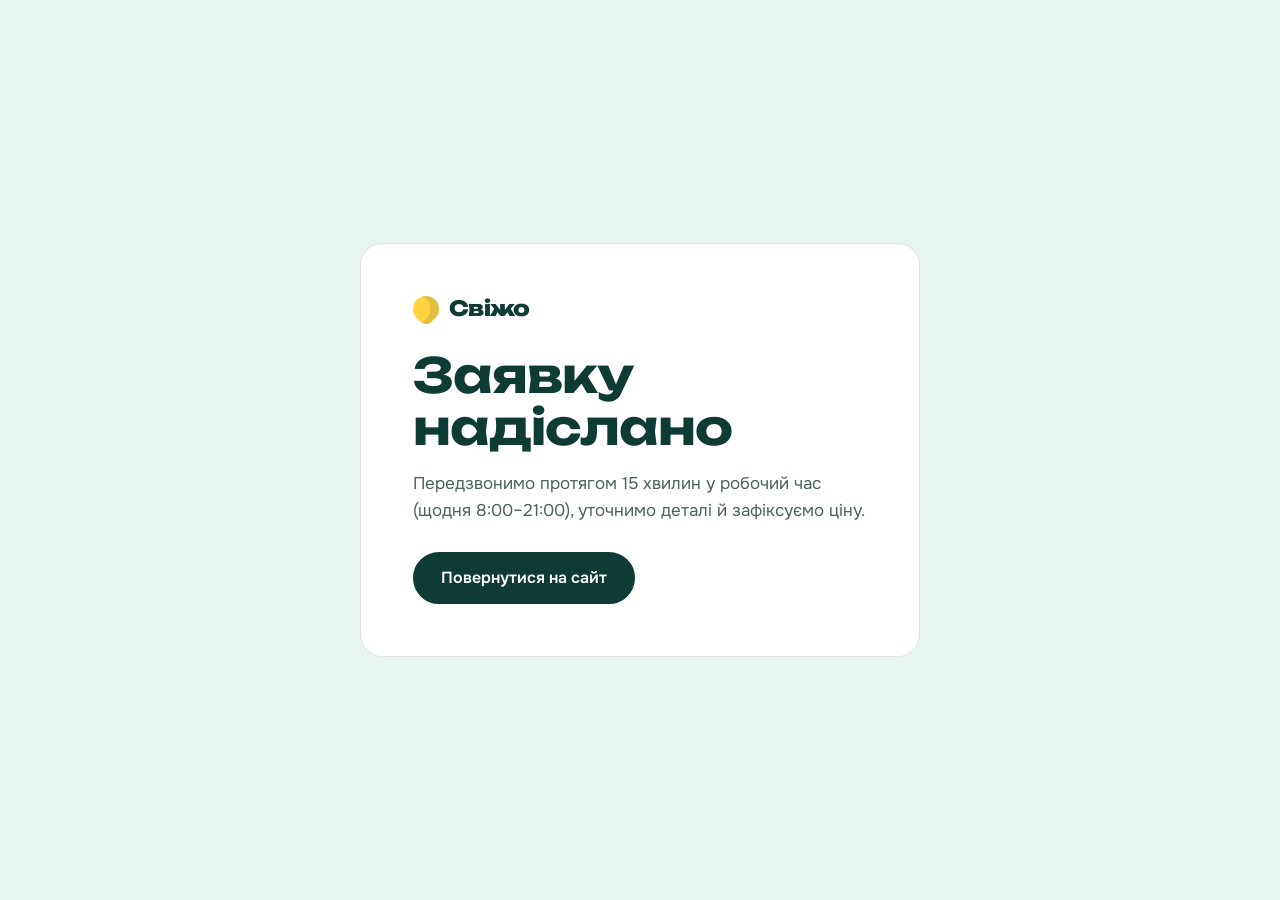
<file: thanks.html>
<!doctype html>
<html lang="uk">
<head>
  <meta charset="utf-8">
  <meta name="viewport" content="width=device-width, initial-scale=1">
  <title>Заявку надіслано — Свіжо</title>
  <meta name="robots" content="noindex">
  <link rel="icon" href="favicon.svg" type="image/svg+xml">
  <link rel="preconnect" href="https://fonts.googleapis.com">
  <link rel="preconnect" href="https://fonts.gstatic.com" crossorigin>
  <link href="https://fonts.googleapis.com/css2?family=JetBrains+Mono:wght@500&family=Onest:wght@400;600&family=Unbounded:wght@800&display=swap" rel="stylesheet">
  <link rel="stylesheet" href="styles.css">
</head>
<body>
  <main class="plain">
    <div class="plain__card">
      <a class="logo" href="/"><span class="logo__mark" aria-hidden="true"></span>Свіжо</a>
      <h1>Заявку надіслано</h1>
      <p>Передзвонимо протягом 15 хвилин у робочий час (щодня 8:00–21:00), уточнимо деталі й зафіксуємо ціну.</p>
      <a class="btn" href="/">Повернутися на сайт</a>
    </div>
  </main>
</body>
</html>
</file>
<file: styles.css>
/* ==========================================================
   Свіжо — стилі сайту
   Кольори й шрифти задані змінними нижче: змінюйте тут,
   і вони оновляться на всьому сайті.
   ========================================================== */
:root {
  --pine: #0F3B35;      /* основний темний (евкаліпт) */
  --pine-2: #174B43;
  --mint: #CFE8DF;      /* світлий м'ятний */
  --mint-2: #E7F4EF;
  --glove: #FFD23F;     /* акцент: жовта гумова рукавичка */
  --paper: #F7FAF8;     /* фон сторінки */
  --ink: #0B1F1C;       /* текст */
  --muted: #4C625D;
  --line: rgba(15, 59, 53, .14);

  --display: "Unbounded", "Arial Black", sans-serif;
  --body: "Onest", system-ui, -apple-system, "Segoe UI", sans-serif;
  --mono: "JetBrains Mono", ui-monospace, Menlo, monospace;

  --radius: 22px;
  --radius-s: 12px;
  --wrap: 1180px;
}

*, *::before, *::after { box-sizing: border-box; }
html { scroll-behavior: smooth; scroll-padding-top: 84px; -webkit-text-size-adjust: 100%; }
body {
  margin: 0;
  background: var(--paper);
  color: var(--ink);
  font: 400 17px/1.6 var(--body);
  -webkit-font-smoothing: antialiased;
}
img { max-width: 100%; display: block; }
a { color: inherit; }
h1, h2, h3 { font-family: var(--display); line-height: 1.08; margin: 0; letter-spacing: -.02em; }
h2 { font-size: clamp(28px, 4.2vw, 46px); font-weight: 700; max-width: 18ch; }
h3 { font-size: 20px; font-weight: 700; }
p { margin: 0; }

:focus-visible { outline: 3px solid var(--glove); outline-offset: 3px; border-radius: 6px; }
.section--pine :focus-visible { outline-color: var(--glove); }

.wrap { width: min(var(--wrap), 100% - 32px); margin-inline: auto; }
.wrap--narrow { width: min(820px, 100% - 32px); }
.visually-hidden { position: absolute !important; width: 1px; height: 1px; overflow: hidden; clip: rect(0 0 0 0); white-space: nowrap; }
.skip { position: absolute; left: 16px; top: -60px; z-index: 100; background: var(--glove); color: var(--ink); padding: 10px 16px; border-radius: 10px; font-weight: 600; }
.skip:focus { top: 12px; }

.eyebrow {
  font: 500 13px/1 var(--mono);
  letter-spacing: .08em;
  text-transform: uppercase;
  color: var(--muted);
  margin-bottom: 18px;
}

/* ---------- Кнопки ---------- */
.btn {
  display: inline-flex; align-items: center; justify-content: center; gap: 10px;
  min-height: 52px; padding: 0 26px;
  border-radius: 999px; border: 2px solid var(--pine);
  background: var(--pine); color: #fff;
  font: 600 16px/1 var(--body); text-decoration: none; cursor: pointer;
  transition: transform .15s ease, background-color .15s ease, color .15s ease;
}
.btn:hover { transform: translateY(-2px); background: var(--pine-2); }
.btn:active { transform: translateY(0); }
.btn--ghost { background: transparent; color: var(--pine); }
.btn--ghost:hover { background: rgba(255,255,255,.6); }
.btn--small { min-height: 42px; padding: 0 18px; font-size: 15px; }
.btn--glove { background: var(--glove); border-color: var(--glove); color: var(--ink); }
.btn--glove:hover { background: #FFDC66; }
.btn--block { width: 100%; }

/* ---------- Шапка ---------- */
.topbar {
  position: sticky; top: 0; z-index: 50;
  background: rgba(247, 250, 248, .86);
  backdrop-filter: saturate(1.4) blur(12px);
  -webkit-backdrop-filter: saturate(1.4) blur(12px);
  border-bottom: 1px solid var(--line);
}
.topbar__inner { display: flex; align-items: center; gap: 24px; height: 68px; }
.logo { display: inline-flex; align-items: center; gap: 10px; font: 800 21px/1 var(--display); text-decoration: none; color: var(--pine); letter-spacing: -.03em; }
.logo--light { color: #fff; }
.logo__mark {
  width: 26px; height: 26px; border-radius: 50% 50% 50% 8px;
  background: var(--glove); box-shadow: inset -6px -6px 0 rgba(15,59,53,.12);
  transform: rotate(-45deg);
}
.nav { display: flex; gap: 26px; margin-left: auto; }
.nav a { text-decoration: none; font-weight: 500; color: var(--muted); font-size: 15px; }
.nav a:hover { color: var(--pine); }

/* ---------- Hero з «пилом» ---------- */
.hero { padding: 20px 0 32px; }
.hero__card {
  position: relative; isolation: isolate; overflow: hidden;
  border-radius: calc(var(--radius) + 8px);
  min-height: clamp(520px, 74vh, 700px);
  display: flex; align-items: flex-end;
  background: var(--mint);
}
/* Чиста плитка під пилом */
.hero__tiles {
  position: absolute; inset: 0; z-index: -2;
  --tile: 88px;
  background-color: var(--mint-2);
  background-image:
    linear-gradient(to right, rgba(255,255,255,.95) 3px, transparent 3px),
    linear-gradient(to bottom, rgba(255,255,255,.95) 3px, transparent 3px),
    radial-gradient(circle at 30% 25%, rgba(255,255,255,.9) 0 10%, transparent 40%);
  background-size: var(--tile) var(--tile), var(--tile) var(--tile), var(--tile) var(--tile);
}
.hero__tiles::after {
  /* відблиски на чистій плитці */
  content: ""; position: absolute; inset: 0;
  background:
    radial-gradient(closest-side, var(--glove), transparent) 82% 22% / 280px 280px no-repeat,
    linear-gradient(115deg, transparent 40%, rgba(255,255,255,.55) 48%, transparent 56%);
  opacity: .9;
}
.hero__dust {
  position: absolute; inset: 0; z-index: -1;
  width: 100%; height: 100%;
  cursor: grab;
  touch-action: pan-y;
  transition: opacity .9s ease;
}
.hero__dust.is-clean { opacity: 0; pointer-events: none; }
.hero__dust:active { cursor: grabbing; }

.hero__content {
  position: relative; padding: clamp(28px, 5vw, 64px); max-width: 1140px;
  pointer-events: none; /* щоб можна було «протирати» під текстом */
}
.hero__content a { pointer-events: auto; }
.hero__content .eyebrow { color: var(--pine); }
.hero__title {
  font-size: clamp(42px, 7.4vw, 104px);
  font-weight: 800;
  letter-spacing: -.045em;
  line-height: .96;
  color: var(--pine);
}
.hero__title { max-width: 12ch; }
.hero__title-sub {
  display: block; margin-top: .3em;
  font-size: .4em; font-weight: 500; letter-spacing: -.02em; line-height: 1.1;
}
.hero__title-sub:empty { display: none; }
.hero__lead { margin-top: 22px; max-width: 46ch; font-size: clamp(17px, 1.6vw, 20px); color: var(--ink); }
.hero__actions { display: flex; flex-wrap: wrap; gap: 12px; margin-top: 30px; }

.hero__hint {
  position: absolute; top: 22px; right: 22px;
  display: inline-flex; align-items: center; gap: 10px;
  padding: 10px 16px 10px 12px; border-radius: 999px;
  background: rgba(255,255,255,.82); color: var(--pine);
  font: 500 13px/1 var(--mono);
  pointer-events: none;
  transition: background-color .3s ease;
}
.hero__hint.is-done { background: var(--glove); }
.hero__hint-icon {
  width: 18px; height: 18px; border-radius: 6px;
  background: var(--glove); border: 2px solid var(--pine);
  animation: wipe 1.6s ease-in-out infinite;
}
.hero__hint.is-done .hero__hint-icon { animation: none; background: #fff; }
@keyframes wipe { 0%, 100% { transform: translateX(-4px) rotate(-8deg); } 50% { transform: translateX(4px) rotate(8deg); } }

/* ---------- Секції ---------- */
.section { padding: clamp(72px, 10vw, 128px) 0; }
.section__head { margin-bottom: clamp(36px, 5vw, 56px); }
.section__sub { margin-top: 16px; max-width: 56ch; color: var(--muted); }
.section--mint { background: var(--mint-2); }
.section--pine { background: var(--pine); color: #EAF4F0; }
.section--pine .eyebrow { color: var(--mint); opacity: .8; }
.section--pine h2 { color: #fff; }

/* ---------- Послуги ---------- */
.services { display: grid; grid-template-columns: repeat(3, 1fr); gap: 18px; }
.service {
  display: flex; flex-direction: column; gap: 14px;
  padding: 30px; border-radius: var(--radius);
  background: #fff; border: 1px solid var(--line);
}
.service p { color: var(--muted); }
.service--accent { background: var(--mint); border-color: transparent; }
.service--accent p { color: var(--ink); }
.service__price { margin-top: auto !important; padding-top: 18px; font: 700 38px/1 var(--mono); color: var(--pine) !important; letter-spacing: -.03em; }
.service__price span, .service__price small { font: 500 14px/1 var(--body); color: var(--muted); letter-spacing: 0; }
.service__link {
  font-weight: 600; color: var(--pine); text-decoration: none;
  border-top: 1px solid var(--line); padding-top: 16px;
}
.service__link::after { content: " →"; }
.service__link:hover { text-decoration: underline; text-underline-offset: 4px; }

/* ---------- Чек-лист ---------- */
.table-scroll { overflow-x: auto; border-radius: var(--radius); background: #fff; border: 1px solid var(--line); }
.checklist { width: 100%; border-collapse: collapse; min-width: 640px; font-size: 16px; }
.checklist th, .checklist td { padding: 15px 22px; text-align: left; border-bottom: 1px solid var(--line); }
.checklist thead th { font: 500 13px/1.2 var(--mono); text-transform: uppercase; letter-spacing: .06em; color: var(--muted); background: #fff; position: sticky; top: 0; }
.checklist tbody th[scope="row"] { font-weight: 500; }
.checklist td { width: 17%; font-weight: 600; }
.checklist__group th { font: 700 15px/1 var(--display); color: var(--pine); background: var(--mint); padding-block: 13px; }
.checklist tr:last-child > * { border-bottom: 0; }
.yes { color: var(--pine); }
.yes::before { content: ""; display: inline-block; width: 10px; height: 10px; margin-right: 10px; border-radius: 50%; background: var(--pine); vertical-align: 1px; }
.no { color: #9DB0AA; }
.extra { color: #8A6A00; }
.extra::before { content: ""; display: inline-block; width: 10px; height: 10px; margin-right: 10px; border-radius: 50%; background: var(--glove); vertical-align: 1px; }

/* ---------- Кроки ---------- */
.steps { list-style: none; padding: 0; margin: 0; display: grid; grid-template-columns: repeat(4, 1fr); gap: 18px; counter-reset: step; }
.steps li { counter-increment: step; padding-top: 26px; border-top: 2px solid var(--pine); }
.steps li::before {
  content: counter(step); display: block; margin-bottom: 18px;
  font: 700 15px/1 var(--mono); color: var(--pine);
}
.steps p { margin-top: 10px; color: var(--muted); }

/* ---------- Калькулятор і форма ---------- */
.order { display: grid; grid-template-columns: 1.15fr .85fr; gap: clamp(24px, 4vw, 56px); align-items: start; }
.order__calc { display: grid; gap: 34px; }
.order__side { display: grid; gap: 18px; position: sticky; top: 92px; }
.field { border: 0; padding: 0; margin: 0; display: grid; gap: 10px; }
.field legend, .field > label { font-weight: 600; font-size: 15px; padding: 0; margin-bottom: 10px; }
.field small { font-weight: 400; opacity: .7; }

.segmented { display: grid; grid-template-columns: repeat(3, 1fr); gap: 6px; padding: 6px; border-radius: 16px; background: rgba(255,255,255,.07); }
.segmented label { position: relative; }
.segmented input { position: absolute; opacity: 0; inset: 0; }
.segmented span {
  display: grid; place-items: center; min-height: 52px; padding: 8px; text-align: center;
  border-radius: 11px; cursor: pointer; font-weight: 600; font-size: 15px; line-height: 1.2;
  transition: background-color .15s ease, color .15s ease;
}
.segmented input:checked + span { background: var(--glove); color: var(--ink); }
.segmented input:focus-visible + span { outline: 3px solid var(--glove); outline-offset: 2px; }
.segmented span:hover { background: rgba(255,255,255,.08); }
.segmented input:checked + span:hover { background: var(--glove); }

.area { display: grid; grid-template-columns: 1fr 110px; gap: 16px; align-items: center; }
input[type="range"] { width: 100%; accent-color: var(--glove); height: 28px; }

.order input[type="text"], .order input[type="tel"], .order input[type="date"],
.order input[type="number"], .order textarea {
  width: 100%; min-height: 50px; padding: 12px 14px;
  border-radius: var(--radius-s); border: 1.5px solid rgba(255,255,255,.18);
  background: rgba(255,255,255,.06); color: #fff;
  font: 500 16px/1.3 var(--body);
}
.order input[type="number"] { font-family: var(--mono); text-align: center; }
.order textarea { resize: vertical; min-height: 92px; }
.order input::placeholder, .order textarea::placeholder { color: rgba(234,244,240,.45); }
.order input:focus, .order textarea:focus { border-color: var(--glove); outline: none; }
.order input[type="date"] { color-scheme: dark; }
.order input:user-invalid { border-color: #FF8A7A; }

.extras { display: grid; gap: 8px; }
.extra-row, .check {
  display: flex; align-items: center; justify-content: space-between; gap: 16px;
  padding: 12px 16px; min-height: 60px; border-radius: var(--radius-s);
  background: rgba(255,255,255,.05); border: 1px solid rgba(255,255,255,.08);
  cursor: pointer;
}
.extra-row small, .check small { display: block; font-size: 14px; opacity: .65; font-family: var(--mono); }
.check { justify-content: flex-start; }
.check input { width: 22px; height: 22px; accent-color: var(--glove); flex: none; margin: 0; }
.check:has(input:checked) { border-color: var(--glove); background: rgba(255,210,63,.08); }
.counter { display: inline-flex; align-items: center; gap: 4px; }
.counter button {
  width: 40px; height: 40px; border-radius: 10px; border: 0; cursor: pointer;
  background: rgba(255,255,255,.1); color: #fff; font: 600 20px/1 var(--body);
}
.counter button:hover { background: rgba(255,255,255,.18); }
.counter input[type="number"] { width: 60px; min-height: 40px !important; padding: 6px !important; }

.receipt {
  background: var(--paper); color: var(--ink);
  border-radius: var(--radius); padding: 26px 26px 22px;
  /* зубчастий край чека */
  -webkit-mask: radial-gradient(circle 7px at 50% 100%, transparent 98%, #000) 0 0 / 22px 100% repeat-x;
          mask: radial-gradient(circle 7px at 50% 100%, transparent 98%, #000) 0 0 / 22px 100% repeat-x;
  padding-bottom: 32px;
}
.receipt__label { font: 500 13px/1 var(--mono); text-transform: uppercase; letter-spacing: .08em; color: var(--muted); }
.receipt__total { margin: 12px 0 16px; font: 700 clamp(40px, 5vw, 56px)/1 var(--mono); letter-spacing: -.04em; color: var(--pine); }
.receipt__total small { font-size: 20px; letter-spacing: 0; }
.receipt__lines { list-style: none; margin: 0 0 14px; padding: 14px 0 0; border-top: 1.5px dashed var(--line); display: grid; gap: 6px; font-size: 15px; }
.receipt__lines li { display: flex; justify-content: space-between; gap: 12px; }
.receipt__lines li span:last-child { font-family: var(--mono); white-space: nowrap; }
.receipt__note { font-size: 13px; color: var(--muted); }

.contact { display: grid; gap: 14px; }
.contact .field > label { margin-bottom: 0; }
.contact__legal { font-size: 13px; opacity: .6; }

/* ---------- FAQ ---------- */
.faq { border-top: 1px solid var(--line); }
.faq details { border-bottom: 1px solid var(--line); }
.faq summary {
  list-style: none; cursor: pointer;
  display: flex; justify-content: space-between; align-items: center; gap: 20px;
  padding: 22px 0; font-weight: 600; font-size: 18px;
}
.faq summary::-webkit-details-marker { display: none; }
.faq summary::after {
  content: "+"; flex: none; width: 34px; height: 34px; border-radius: 50%;
  display: grid; place-items: center; background: var(--mint); color: var(--pine);
  font: 500 20px/1 var(--mono); transition: transform .2s ease;
}
.faq details[open] summary::after { transform: rotate(45deg); background: var(--glove); }
.faq details p { padding: 0 54px 24px 0; color: var(--muted); }

/* ---------- Підвал ---------- */
.footer { background: var(--ink); color: #C9DAD4; padding: 64px 0 28px; }
.footer__inner { display: grid; grid-template-columns: 2fr 1fr 1fr; gap: 32px; }
.footer p { margin-top: 6px; }
.footer a { text-decoration: none; }
.footer a:hover { color: #fff; }
.footer__title { font: 500 13px/1 var(--mono); text-transform: uppercase; letter-spacing: .08em; color: #fff; margin-bottom: 12px; }
.footer__muted { opacity: .6; }
.footer__bottom { margin-top: 48px; padding-top: 20px; border-top: 1px solid rgba(255,255,255,.1); font-size: 14px; opacity: .6; }

/* ---------- Сторінки «Дякуємо» та 404 ---------- */
.plain { min-height: 100vh; display: grid; place-items: center; padding: 32px 16px; background: var(--mint-2); }
.plain__card { max-width: 560px; text-align: left; background: #fff; border-radius: var(--radius); padding: clamp(28px, 6vw, 52px); border: 1px solid var(--line); }
.plain__card h1 { font-size: clamp(32px, 6vw, 48px); color: var(--pine); margin: 20px 0 16px; }
.plain__card p { color: var(--muted); margin-bottom: 28px; }

/* ---------- Адаптив ---------- */
@media (max-width: 960px) {
  .services { grid-template-columns: 1fr; }
  .steps { grid-template-columns: repeat(2, 1fr); row-gap: 36px; }
  .order { grid-template-columns: 1fr; }
  .order__side { position: static; }
  .footer__inner { grid-template-columns: 1fr 1fr; }
  .footer__inner > :first-child { grid-column: 1 / -1; }
}
@media (max-width: 720px) {
  .nav { display: none; }
  .topbar__inner { justify-content: space-between; }
  .hero { padding-top: 12px; }
  .hero__card { min-height: 580px; }
  .hero__tiles { --tile: 64px; }
  .hero__hint { top: 16px; right: 16px; left: 16px; justify-content: center; }
  .hero__actions .btn { flex: 1 1 100%; }
  .segmented { grid-template-columns: 1fr; }
  .steps { grid-template-columns: 1fr; }
  .area { grid-template-columns: 1fr 90px; }
  .faq details p { padding-right: 0; }
}

@media (prefers-reduced-motion: reduce) {
  html { scroll-behavior: auto; }
  *, *::before, *::after { animation: none !important; transition: none !important; }
}
</file>
